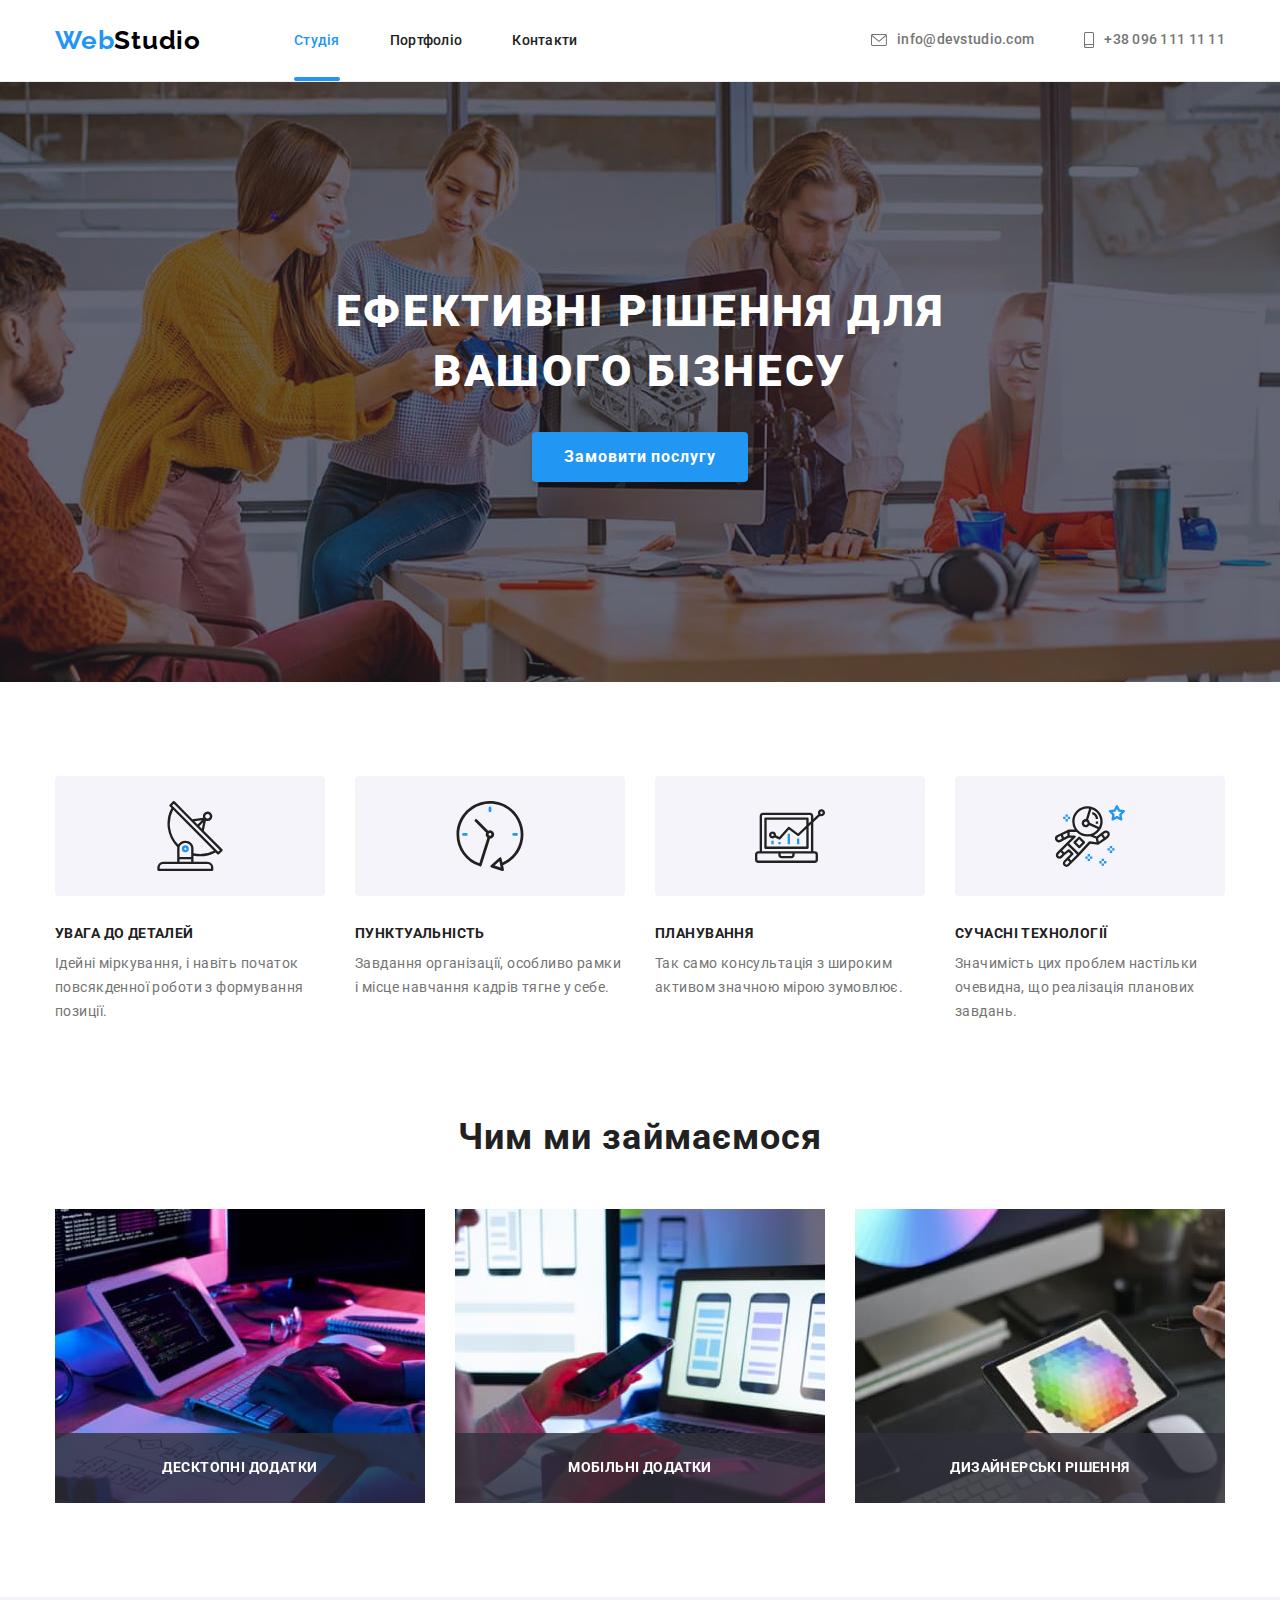
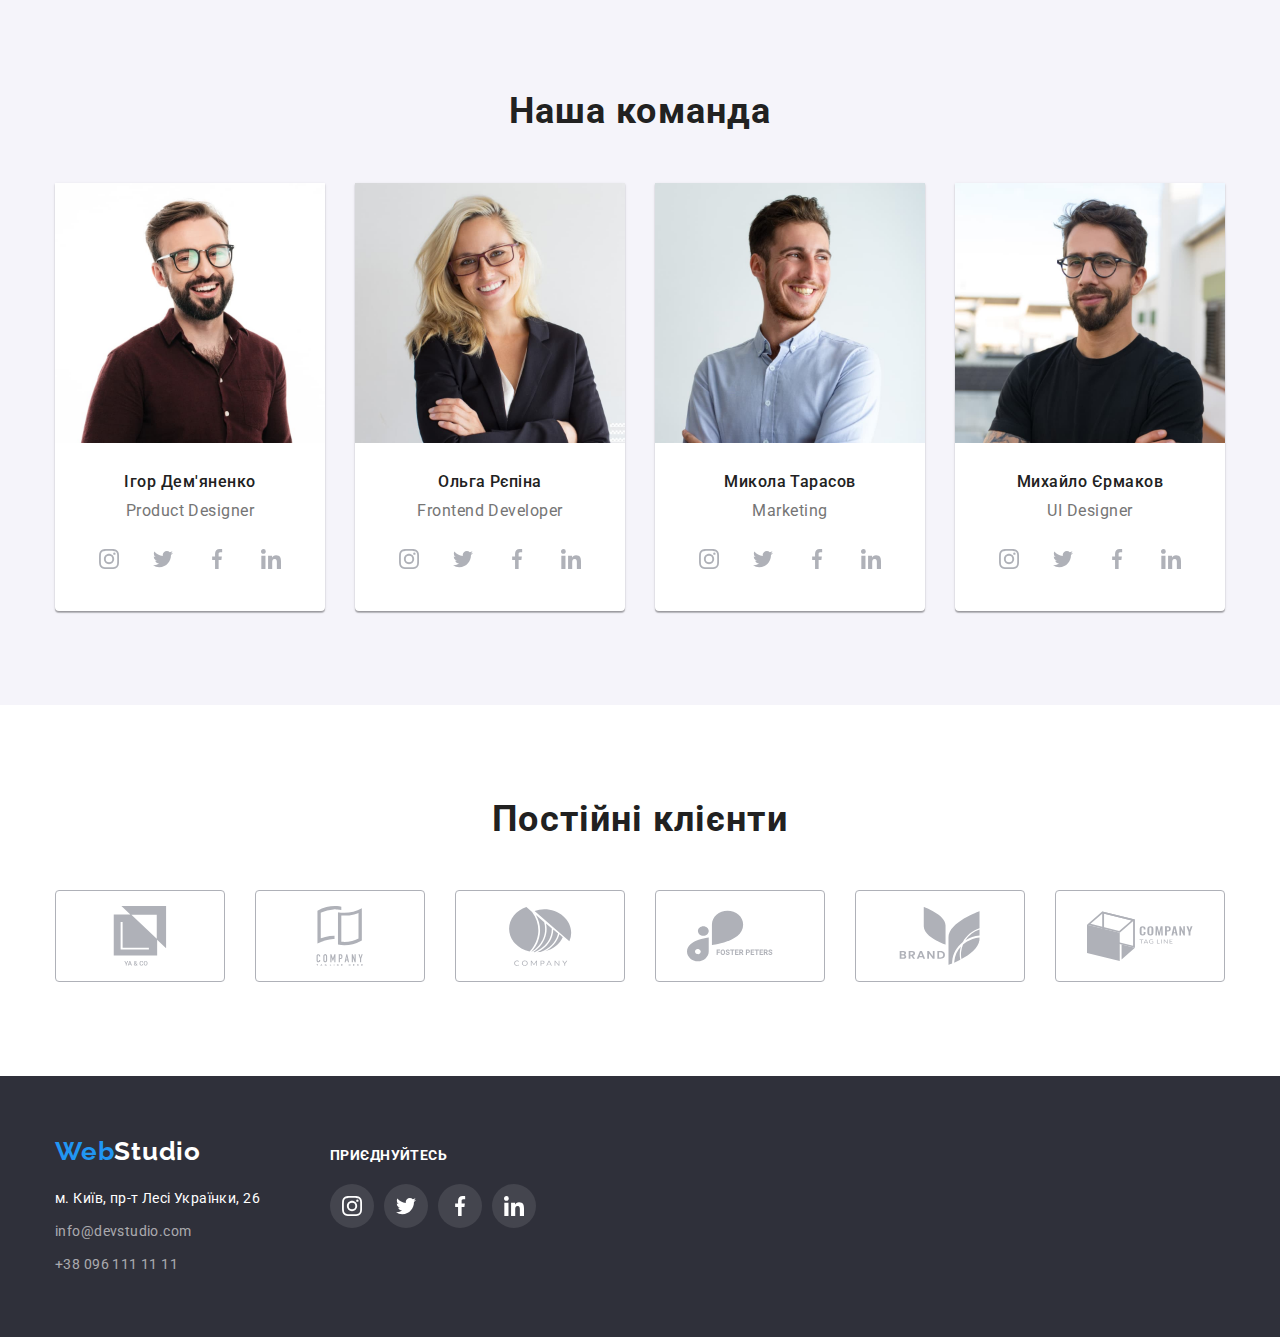
<file: index.html>
<!DOCTYPE html>
<html lang="uk">
  <head>
    <meta charset="UTF-8" />
    <meta http-equiv="X-UA-Compatible" content="IE=edge" />
    <meta name="viewport" content="width=device-width, initial-scale=1.0" />
    <title>Студія</title>
    <link rel="preconnect" href="https://fonts.gstatic.com" crossorigin />
    <link
      href="https://fonts.googleapis.com/css2?family=Raleway:wght@700&family=Roboto:wght@400;500;700;900&display=swap"
      rel="stylesheet"
    />
    <link
      rel="stylesheet"
      href="https://cdnjs.cloudflare.com/ajax/libs/modern-normalize/1.1.0/modern-normalize.min.css"
    />
    <link rel="stylesheet" href="./css/styles.css" />
  </head>

  <body>
    <header class="header-section">
      <div class="container description-list">
        <nav class="nav">
          <a href="./index.html" class="link logo header-logo"
            ><span class="logo-initial">Web</span
            ><span class="header-logo-final">Studio</span></a
          >
          <ul class="list description-list">
            <li class="header-list-item">
              <a href="./" class="link menu-link active-link">Студія</a>
            </li>
            <li class="header-list-item">
              <a href="./portfolio.html" class="link menu-link">Портфоліо</a>
            </li>
            <li class="header-list-item">
              <a href="./#address-box" class="link menu-link">Контакти</a>
            </li>
          </ul>
        </nav>
        <ul class="list contacts-list">
          <li class="header-list-item">
            <a href="mailto:info@devstudio.com" class="link header-contacts"
              ><svg class="contacts-icon" width="16" height="12">
                <use href="./images/sprite.svg#icon-envelope"></use>
              </svg>
              info@devstudio.com</a
            >
          </li>
          <li class="header-list-item">
            <a href="tel:+380961111111" class="link header-contacts"
              ><svg class="contacts-icon" width="10" height="16">
                <use href="./images/sprite.svg#icon-smartphone"></use>
              </svg>
              +38 096 111 11 11</a
            >
          </li>
        </ul>
      </div>
    </header>

    <main>
      <!-- Hero section -->
      <section class="hero-section">
        <div class="container">
          <h1 class="hero-title">
            Ефективні рішення для<br />
            вашого бізнесу
          </h1>
          <button data-modal-open type="button" class="hero-btn">
            Замовити послугу
          </button>
          <div class="backdrop is-hidden" data-modal>
            <div class="modal">
              <button class="modal-btn" data-modal-close>
                <svg width="18" height="18">
                  <use
                    href="./images/sprite.svg#icon-close-black-18dp-2-1"
                  ></use>
                </svg>
              </button>
            </div>
          </div>
        </div>
      </section>

      <!-- Our benefits section -->
      <section class="section">
        <div class="container">
          <h2 class="visually-hidden">Наші переваги</h2>
          <ul class="list description-list">
            <li class="benefits-item">
              <div class="benefits-icon-box">
                <svg width="70" height="70">
                  <use href="./images/sprite.svg#icon-antenna-1"></use>
                </svg>
              </div>
              <h3 class="benefits-title">Увага до деталей</h3>
              <p class="benefits-text">
                Ідейні міркування, і навіть початок повсякденної роботи з
                формування позиції.
              </p>
            </li>
            <li class="benefits-item">
              <div class="benefits-icon-box">
                <svg width="70" height="70">
                  <use href="./images/sprite.svg#icon-clock-1"></use>
                </svg>
              </div>
              <h3 class="benefits-title">Пунктуальність</h3>
              <p class="benefits-text">
                Завдання організації, особливо рамки і місце навчання кадрів
                тягне у себе.
              </p>
            </li>
            <li class="benefits-item">
              <div class="benefits-icon-box">
                <svg width="70" height="70">
                  <use href="./images/sprite.svg#icon-diagram-1"></use>
                </svg>
              </div>
              <h3 class="benefits-title">Планування</h3>
              <p class="benefits-text">
                Так само консультація з широким активом значною мірою зумовлює.
              </p>
            </li>
            <li class="benefits-item">
              <div class="benefits-icon-box">
                <svg width="70" height="70">
                  <use href="./images/sprite.svg#icon-astronaut-1"></use>
                </svg>
              </div>
              <h3 class="benefits-title">Сучасні технології</h3>
              <p class="benefits-text">
                Значимість цих проблем настільки очевидна, що реалізація
                планових завдань.
              </p>
            </li>
          </ul>
        </div>
      </section>

      <!-- Services section -->
      <section class="section services-section">
        <div class="container">
          <h2 class="section-title">Чим ми займаємося</h2>
          <ul class="list description-list">
            <li class="services-item">
              <img
                src="./images/img-1.jpg"
                alt="зображення вебдодатків"
                width="370"
              />
              <p class="services-text">Десктопні додатки</p>
            </li>
            <li class="services-item">
              <img
                src="./images/img-2.jpg"
                alt="зображення мобільніх додатків для IPhone та Android"
                width="370"
              />
              <p class="services-text">Мобільні додатки</p>
            </li>
            <li class="services-item">
              <img
                src="./images/img-3.jpg"
                alt="зображення додатку для IPad"
                width="370"
              />
              <p class="services-text">Дизайнерські рішення</p>
            </li>
          </ul>
        </div>
      </section>

      <!-- Team section -->
      <section class="section team-section">
        <div class="container">
          <h2 class="section-title">Наша команда</h2>
          <ul class="list description-list">
            <li class="team-item">
              <img
                src="./images/photo-1.jpg"
                alt="фото дизайнера продукту"
                width="270"
              />
              <div class="team-box">
                <h3 class="team-name">Ігор Дем'яненко</h3>
                <p lang="en" class="team-occupation">Product Designer</p>
                <ul class="list netwoks-list">
                  <li class="networks-list-item">
                    <a href="" class="networks-link team-network-link"
                      ><svg class="networks-icon" width="20" height="20">
                        <use href="./images/sprite.svg#icon-instagram-2"></use>
                      </svg>
                    </a>
                  </li>
                  <li class="networks-list-item">
                    <a href="" class="networks-link team-network-link"
                      ><svg class="networks-icon" width="20" height="20">
                        <use href="./images/sprite.svg#icon-twitter-1"></use>
                      </svg>
                    </a>
                  </li>
                  <li class="networks-list-item">
                    <a href="" class="networks-link team-network-link"
                      ><svg class="networks-icon" width="20" height="20">
                        <use href="./images/sprite.svg#icon-facebook-1"></use>
                      </svg>
                    </a>
                  </li>
                  <li class="networks-list-item">
                    <a href="" class="networks-link team-network-link"
                      ><svg class="networks-icon" width="20" height="20">
                        <use href="./images/sprite.svg#icon-linkedin-1"></use>
                      </svg>
                    </a>
                  </li>
                </ul>
              </div>
            </li>
            <li class="team-item">
              <img
                src="./images/photo-2.jpg"
                alt="фото фронтенд розробника"
                width="270"
              />
              <div class="team-box">
                <h3 class="team-name">Ольга Рєпіна</h3>
                <p lang="en" class="team-occupation">Frontend Developer</p>
                <ul class="list netwoks-list">
                  <li class="networks-list-item">
                    <a href="" class="networks-link team-network-link"
                      ><svg class="networks-icon" width="20" height="20">
                        <use href="./images/sprite.svg#icon-instagram-2"></use>
                      </svg>
                    </a>
                  </li>
                  <li class="networks-list-item">
                    <a href="" class="networks-link team-network-link"
                      ><svg class="networks-icon" width="20" height="20">
                        <use href="./images/sprite.svg#icon-twitter-1"></use>
                      </svg>
                    </a>
                  </li>
                  <li class="networks-list-item">
                    <a href="" class="networks-link team-network-link"
                      ><svg class="networks-icon" width="20" height="20">
                        <use href="./images/sprite.svg#icon-facebook-1"></use>
                      </svg>
                    </a>
                  </li>
                  <li class="networks-list-item">
                    <a href="" class="networks-link team-network-link"
                      ><svg class="networks-icon" width="20" height="20">
                        <use href="./images/sprite.svg#icon-linkedin-1"></use>
                      </svg>
                    </a>
                  </li>
                </ul>
              </div>
            </li>
            <li class="team-item">
              <img
                src="./images/photo-3.jpg"
                alt="фото маркетолога"
                width="270"
              />
              <div class="team-box">
                <h3 class="team-name">Микола Тарасов</h3>
                <p lang="en" class="team-occupation">Marketing</p>
                <ul class="list netwoks-list">
                  <li class="networks-list-item">
                    <a href="" class="networks-link team-network-link"
                      ><svg class="networks-icon" width="20" height="20">
                        <use href="./images/sprite.svg#icon-instagram-2"></use>
                      </svg>
                    </a>
                  </li>
                  <li class="networks-list-item">
                    <a href="" class="networks-link team-network-link"
                      ><svg class="networks-icon" width="20" height="20">
                        <use href="./images/sprite.svg#icon-twitter-1"></use>
                      </svg>
                    </a>
                  </li>
                  <li class="networks-list-item">
                    <a href="" class="networks-link team-network-link"
                      ><svg class="networks-icon" width="20" height="20">
                        <use href="./images/sprite.svg#icon-facebook-1"></use>
                      </svg>
                    </a>
                  </li>
                  <li class="networks-list-item">
                    <a href="" class="networks-link team-network-link"
                      ><svg class="networks-icon" width="20" height="20">
                        <use href="./images/sprite.svg#icon-linkedin-1"></use>
                      </svg>
                    </a>
                  </li>
                </ul>
              </div>
            </li>
            <li class="team-item">
              <img
                src="./images/photo-4.jpg"
                alt="фото дизайнера інтерфейсів"
                width="270"
              />
              <div class="team-box">
                <h3 class="team-name">Михайло Єрмаков</h3>
                <p lang="en" class="team-occupation">UI Designer</p>
                <ul class="list netwoks-list">
                  <li class="networks-list-item">
                    <a href="" class="networks-link team-network-link"
                      ><svg class="networks-icon" width="20" height="20">
                        <use href="./images/sprite.svg#icon-instagram-2"></use>
                      </svg>
                    </a>
                  </li>
                  <li class="networks-list-item">
                    <a href="" class="networks-link team-network-link"
                      ><svg class="networks-icon" width="20" height="20">
                        <use href="./images/sprite.svg#icon-twitter-1"></use>
                      </svg>
                    </a>
                  </li>
                  <li class="networks-list-item">
                    <a href="" class="networks-link team-network-link"
                      ><svg class="networks-icon" width="20" height="20">
                        <use href="./images/sprite.svg#icon-facebook-1"></use>
                      </svg>
                    </a>
                  </li>
                  <li class="networks-list-item">
                    <a href="" class="networks-link team-network-link"
                      ><svg class="networks-icon" width="20" height="20">
                        <use href="./images/sprite.svg#icon-linkedin-1"></use>
                      </svg>
                    </a>
                  </li>
                </ul>
              </div>
            </li>
          </ul>
        </div>
      </section>

      <!-- Section "Permanent cusomers" -->
      <section class="section">
        <div class="container">
          <h2 class="section-title">Постійні клієнти</h2>
          <ul class="list description-list">
            <li class="customers-logo-item">
              <a href="" class="customers-logo-link">
                <svg class="customers-logo" width="106" height="60">
                  <use href="./images/sprite.svg#icon-group"></use>
                </svg>
              </a>
            </li>
            <li class="customers-logo-item">
              <a href="" class="customers-logo-link">
                <svg class="customers-logo" width="106" height="60">
                  <use href="./images/sprite.svg#icon-group-1"></use>
                </svg>
              </a>
            </li>
            <li class="customers-logo-item">
              <a href="" class="customers-logo-link">
                <svg class="customers-logo" width="106" height="60">
                  <use href="./images/sprite.svg#icon-group-2"></use>
                </svg>
              </a>
            </li>
            <li class="customers-logo-item">
              <a href="" class="customers-logo-link">
                <svg class="customers-logo" width="106" height="60">
                  <use href="./images/sprite.svg#icon-group-3"></use>
                </svg>
              </a>
            </li>
            <li class="customers-logo-item">
              <a href="" class="customers-logo-link">
                <svg class="customers-logo" width="106" height="60">
                  <use href="./images/sprite.svg#icon-group-4"></use>
                </svg>
              </a>
            </li>

            <li class="customers-logo-item">
              <a href="" class="customers-logo-link">
                <svg class="customers-logo" width="106" height="60">
                  <use href="./images/sprite.svg#icon-group-5"></use>
                </svg>
              </a>
            </li>
          </ul>
        </div>
      </section>
    </main>

    <footer class="footer-section">
      <div class="container footer-container">
        <div>
          <a href="./index.html" class="link logo footer-logo"
            ><span class="logo-initial">Web</span
            ><span class="footer-logo-final">Studio</span></a
          >
          <address class="address-box" id="address-box">
            <ul class="list">
              <li class="footer-list-item">
                <a href="http://surl.li/dbvrt" class="link footer-address"
                  >м. Київ, пр-т Лесі Українки, 26</a
                >
              </li>
              <li class="footer-list-item">
                <a href="mailto:info@devstudio.com" class="link footer-contacts"
                  >info@devstudio.com</a
                >
              </li>
              <li class="footer-list-item">
                <a href="tel:+380961111111" class="link footer-contacts"
                  >+38 096 111 11 11</a
                >
              </li>
            </ul>
          </address>
        </div>
        <div>
          <p class="networks-box-text">Приєднуйтесь</p>
          <ul class="list footer-networks-list">
            <li class="networks-list-item">
              <a href="" class="networks-link footer-networks-link"
                ><svg class="networks-icon" width="20" height="20">
                  <use href="./images/sprite.svg#icon-instagram-2"></use>
                </svg>
              </a>
            </li>
            <li class="networks-list-item">
              <a href="" class="networks-link footer-networks-link"
                ><svg class="networks-icon" width="20" height="20">
                  <use href="./images/sprite.svg#icon-twitter-1"></use>
                </svg>
              </a>
            </li>
            <li class="networks-list-item">
              <a href="" class="networks-link footer-networks-link"
                ><svg class="networks-icon" width="20" height="20">
                  <use href="./images/sprite.svg#icon-facebook-1"></use>
                </svg>
              </a>
            </li>
            <li class="networks-list-item">
              <a href="" class="networks-link footer-networks-link"
                ><svg class="networks-icon" width="20" height="20">
                  <use href="./images/sprite.svg#icon-linkedin-1"></use>
                </svg>
              </a>
            </li>
          </ul>
        </div>
      </div>
    </footer>
    <script src="./js/modal.js"></script>
  </body>
</html>
</file>
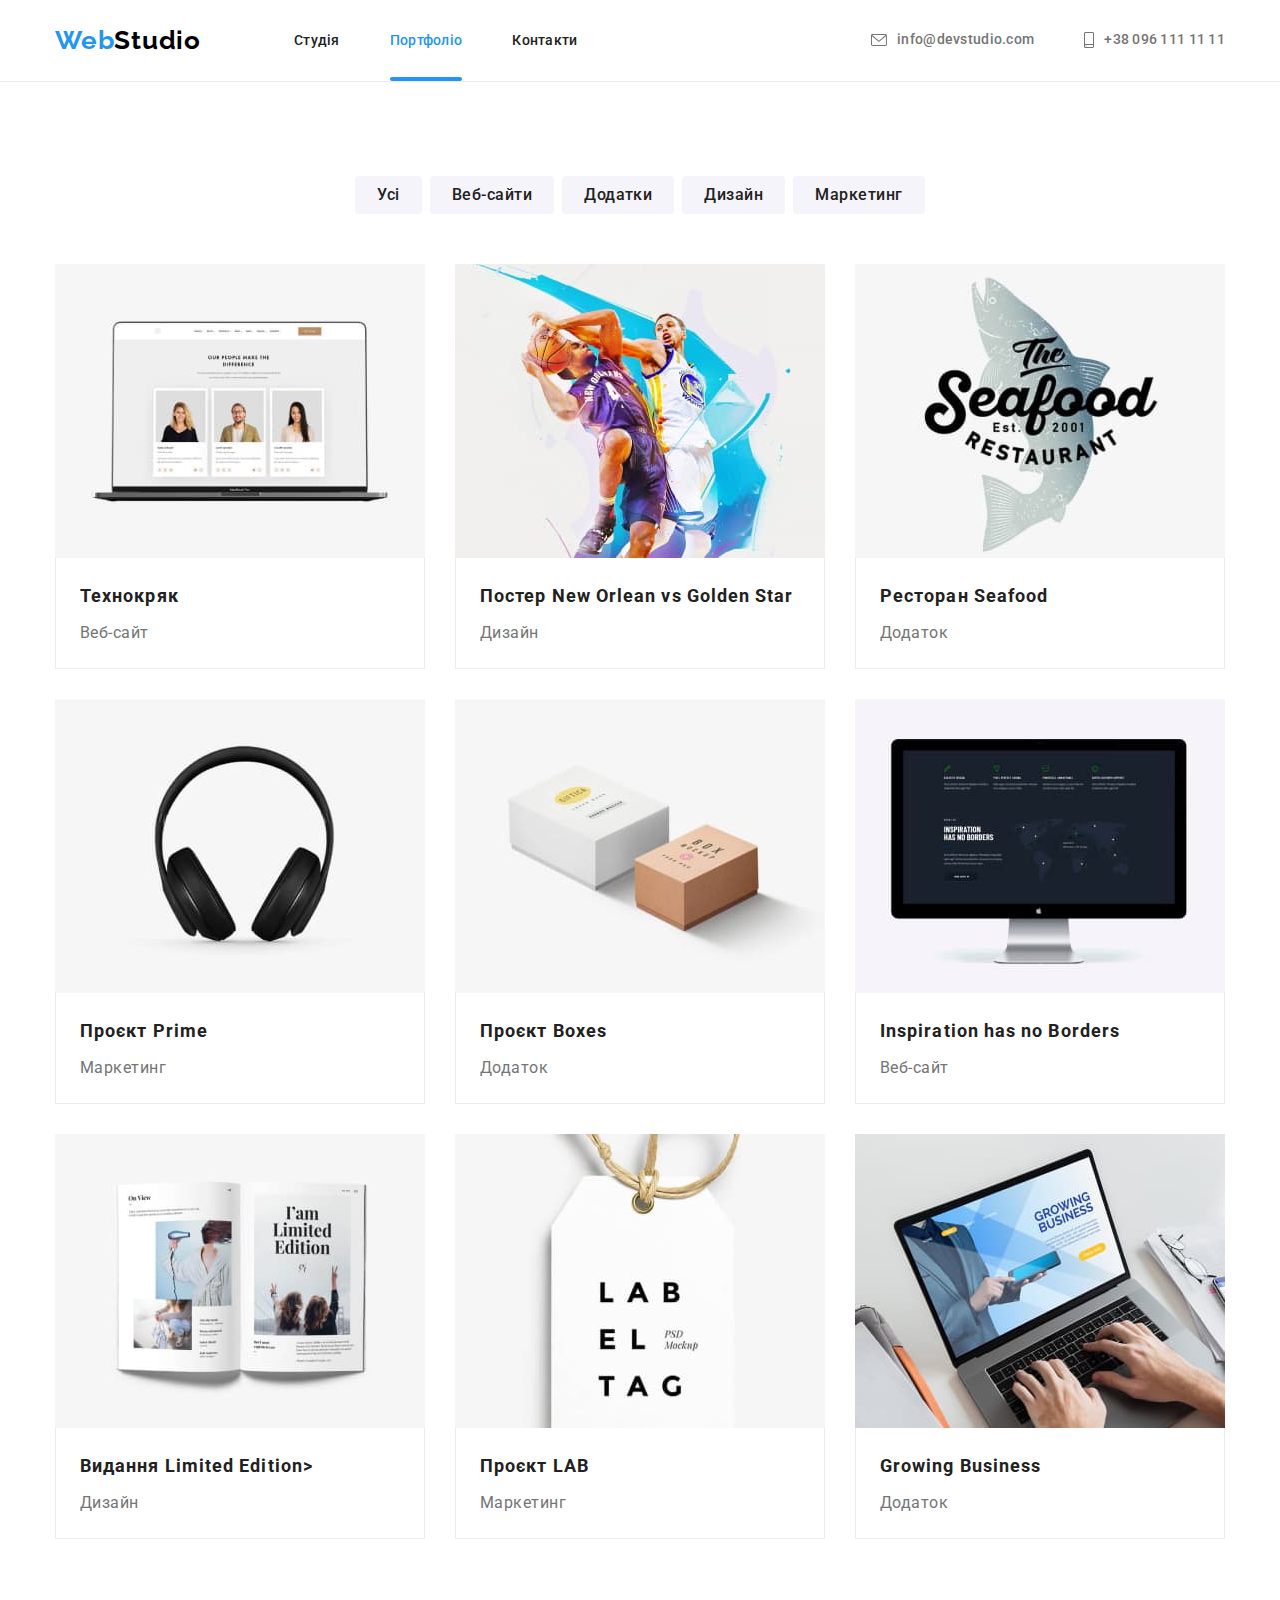
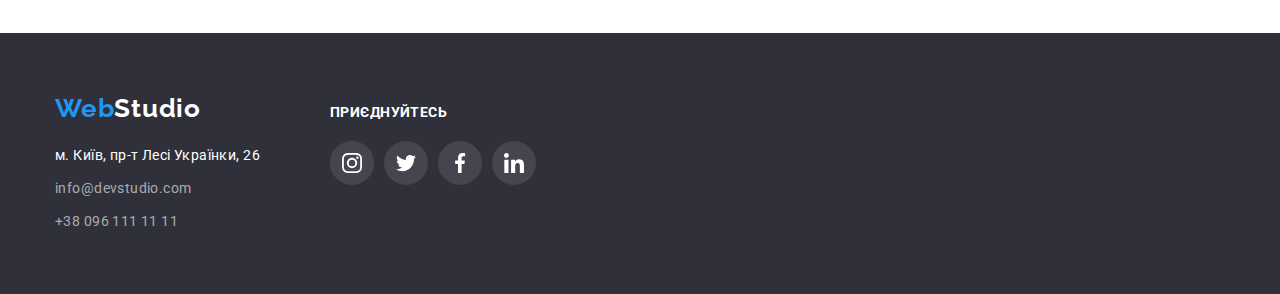
<file: portfolio.html>
<!DOCTYPE html>
<html lang="uk">
  <head>
    <meta charset="UTF-8" />
    <meta http-equiv="X-UA-Compatible" content="IE=edge" />
    <meta name="viewport" content="width=device-width, initial-scale=1.0" />
    <title>Портфоліо</title>
    <link rel="preconnect" href="https://fonts.gstatic.com" crossorigin />
    <link
      href="https://fonts.googleapis.com/css2?family=Raleway:wght@700&family=Roboto:wght@400;500;700;900&display=swap"
      rel="stylesheet"
    />
    <link
      rel="stylesheet"
      href="https://cdnjs.cloudflare.com/ajax/libs/modern-normalize/1.1.0/modern-normalize.min.css"
    />
    <link rel="stylesheet" href="./css/styles.css" />
  </head>

  <body>
    <header class="header-section">
      <div class="container description-list">
        <nav class="nav">
          <a href="./index.html" class="link logo header-logo"
            ><span class="logo-initial">Web</span
            ><span class="header-logo-final">Studio</span></a
          >
          <ul class="list description-list">
            <li class="header-list-item">
              <a href="./" class="link menu-link">Студія</a>
            </li>
            <li class="header-list-item">
              <a href="./portfolio.html" class="link menu-link active-link"
                >Портфоліо</a
              >
            </li>
            <li class="header-list-item">
              <a href="./#address-box" class="link menu-link">Контакти</a>
            </li>
          </ul>
        </nav>
        <ul class="list contacts-list">
          <li class="header-list-item">
            <a href="mailto:info@devstudio.com" class="link header-contacts"
              ><svg class="contacts-icon" width="16" height="12">
                <use href="./images/sprite.svg#icon-envelope"></use>
              </svg>
              info@devstudio.com</a
            >
          </li>
          <li class="header-list-item">
            <a href="tel:+380961111111" class="link header-contacts"
              ><svg class="contacts-icon" width="10" height="16">
                <use href="./images/sprite.svg#icon-smartphone"></use>
              </svg>
              +38 096 111 11 11</a
            >
          </li>
        </ul>
      </div>
    </header>

    <main>
      <!-- Project section -->
      <section class="section">
        <div class="container">
          <h1 class="visually-hidden">Our projects</h1>
          <ul class="list filter-list">
            <li class="filter-item">
              <button type="button" class="filter-btn">Усі</button>
            </li>
            <li class="filter-item">
              <button type="button" class="filter-btn">Веб-сайти</button>
            </li>
            <li class="filter-item">
              <button type="button" class="filter-btn">Додатки</button>
            </li>
            <li class="filter-item">
              <button type="button" class="filter-btn">Дизайн</button>
            </li>
            <li class="filter-item">
              <button type="button" class="filter-btn">Маркетинг</button>
            </li>
          </ul>
          <ul class="list projects-list">
            <li class="project-item">
              <a href="" class="link project-link">
                <div class="project-image-box">
                  <img
                    src="./images/img-4.jpg"
                    alt="зображення сторінки сайту з фото працівніків компанії"
                    width="370"
                  />
                  <div class="overlay">
                    Ресурс пропонує комплексні пропозиції з різним рівнем
                    функціоналу та сервісів. Все це дозволить відвідувачу
                    отримати вичерпні відомості про компанію чи приватну особу.
                  </div>
                </div>
                <div class="project-box">
                  <h2 class="project-title">Технокряк</h2>
                  <p class="project-text">Веб-сайт</p>
                </div>
              </a>
            </li>
            <li class="project-item">
              <a href="" class="link project-link">
                <div class="project-image-box">
                  <img
                    src="./images/img-5.jpg"
                    alt="зображення двох баскетболістів з різних команд, що закидають м'яч у кошик"
                    width="370"
                  />
                  <div class="overlay">
                    Ресурс пропонує комплексні пропозиції з різним рівнем
                    функціоналу та сервісів. Все це дозволить відвідувачу
                    отримати вичерпні відомості про компанію чи приватну особу.
                  </div>
                </div>
                <div class="project-box">
                  <h2 class="project-title">
                    Постер <span lang="en">New Orlean vs Golden Star</span>
                  </h2>
                  <p class="project-text">Дизайн</p>
                </div>
              </a>
            </li>
            <li class="project-item">
              <a href="" class="link project-link">
                <div class="project-image-box">
                  <img
                    src="./images/img-6.jpg"
                    alt="малюнок логотипу із зображенням риби та назви ресторану"
                    width="370"
                  />
                  <div class="overlay">
                    Ресурс пропонує комплексні пропозиції з різним рівнем
                    функціоналу та сервісів. Все це дозволить відвідувачу
                    отримати вичерпні відомості про компанію чи приватну особу.
                  </div>
                </div>
                <div class="project-box">
                  <h2 class="project-title">
                    Ресторан <span lang="en">Seafood</span>
                  </h2>
                  <p class="project-text">Додаток</p>
                </div>
              </a>
            </li>
            <li class="project-item">
              <a href="" class="link project-link">
                <div class="project-image-box">
                  <img
                    src="./images/img-7.jpg"
                    alt="зображення навушників"
                    width="370"
                  />
                  <div class="overlay">
                    Ресурс пропонує комплексні пропозиції з різним рівнем
                    функціоналу та сервісів. Все це дозволить відвідувачу
                    отримати вичерпні відомості про компанію чи приватну особу.
                  </div>
                </div>
                <div class="project-box">
                  <h2 class="project-title">
                    Проєкт <span lang="en">Prime</span>
                  </h2>
                  <p class="project-text">Маркетинг</p>
                </div>
              </a>
            </li>
            <li class="project-item">
              <a href="" class="link project-link">
                <div class="project-image-box">
                  <img
                    src="./images/img-8.jpg"
                    alt="зображення двох коробок"
                    width="370"
                  />
                  <div class="overlay">
                    Ресурс пропонує комплексні пропозиції з різним рівнем
                    функціоналу та сервісів. Все це дозволить відвідувачу
                    отримати вичерпні відомості про компанію чи приватну особу.
                  </div>
                </div>
                <div class="project-box">
                  <h2 class="project-title">
                    Проєкт <span lang="en">Boxes</span>
                  </h2>
                  <p class="project-text">Додаток</p>
                </div>
              </a>
            </li>
            <li class="project-item">
              <a href="" class="link project-link">
                <div class="project-image-box">
                  <img
                    src="./images/img-9.jpg"
                    alt="зображення монітора комп'ютера"
                    width="370"
                  />
                  <div class="overlay">
                    Ресурс пропонує комплексні пропозиції з різним рівнем
                    функціоналу та сервісів. Все це дозволить відвідувачу
                    отримати вичерпні відомості про компанію чи приватну особу.
                  </div>
                </div>
                <div class="project-box">
                  <h2 lang="en" class="project-title">
                    Inspiration has no Borders
                  </h2>
                  <p class="project-text">Веб-сайт</p>
                </div>
              </a>
            </li>
            <li class="project-item">
              <a href="" class="link project-link">
                <div class="project-image-box">
                  <img
                    src="./images/img-10.jpg"
                    alt="зображення розгорнутої книги"
                    width="370"
                  />
                  <div class="overlay">
                    Ресурс пропонує комплексні пропозиції з різним рівнем
                    функціоналу та сервісів. Все це дозволить відвідувачу
                    отримати вичерпні відомості про компанію чи приватну особу.
                  </div>
                </div>
                <div class="project-box">
                  <h2 class="project-title">
                    Видання <span lang="en">Limited Edition></span>
                  </h2>
                  <p class="project-text">Дизайн</p>
                </div>
              </a>
            </li>
            <li class="project-item">
              <a href="" class="link project-link">
                <div class="project-image-box">
                  <img
                    src="./images/img-11.jpg"
                    alt="зображення логотипу з назвою проєкту"
                    width="370"
                  />
                  <div class="overlay">
                    Ресурс пропонує комплексні пропозиції з різним рівнем
                    функціоналу та сервісів. Все це дозволить відвідувачу
                    отримати вичерпні відомості про компанію чи приватну особу.
                  </div>
                </div>
                <div class="project-box">
                  <h2 class="project-title">
                    Проєкт <span lang="en">LAB</span>
                  </h2>
                  <p class="project-text">Маркетинг</p>
                </div>
              </a>
            </li>
            <li class="project-item">
              <a href="" class="link project-link">
                <div class="project-image-box">
                  <img
                    src="./images/img-12.jpg"
                    alt="зображення відкритого ноутбуку"
                    width="370"
                  />
                  <div class="overlay">
                    Ресурс пропонує комплексні пропозиції з різним рівнем
                    функціоналу та сервісів. Все це дозволить відвідувачу
                    отримати вичерпні відомості про компанію чи приватну особу.
                  </div>
                </div>
                <div class="project-box">
                  <h2 lang="en" class="project-title">Growing Business</h2>
                  <p class="project-text">Додаток</p>
                </div>
              </a>
            </li>
          </ul>
        </div>
      </section>
    </main>

    <footer class="footer-section">
      <div class="container footer-container">
        <div>
          <a href="./index.html" class="link logo footer-logo"
            ><span class="logo-initial">Web</span
            ><span class="footer-logo-final">Studio</span></a
          >
          <address class="address-box" id="address-box">
            <ul class="list">
              <li class="footer-list-item">
                <a href="http://surl.li/dbvrt" class="link footer-address"
                  >м. Київ, пр-т Лесі Українки, 26</a
                >
              </li>
              <li class="footer-list-item">
                <a href="mailto:info@devstudio.com" class="link footer-contacts"
                  >info@devstudio.com</a
                >
              </li>
              <li class="footer-list-item">
                <a href="tel:+380961111111" class="link footer-contacts"
                  >+38 096 111 11 11</a
                >
              </li>
            </ul>
          </address>
        </div>
        <div>
          <p class="networks-box-text">Приєднуйтесь</p>
          <ul class="list footer-networks-list">
            <li class="networks-list-item">
              <a href="" class="networks-link footer-networks-link"
                ><svg class="networks-icon" width="20" height="20">
                  <use href="./images/sprite.svg#icon-instagram-2"></use>
                </svg>
              </a>
            </li>
            <li class="networks-list-item">
              <a href="" class="networks-link footer-networks-link"
                ><svg class="networks-icon" width="20" height="20">
                  <use href="./images/sprite.svg#icon-twitter-1"></use>
                </svg>
              </a>
            </li>
            <li class="networks-list-item">
              <a href="" class="networks-link footer-networks-link"
                ><svg class="networks-icon" width="20" height="20">
                  <use href="./images/sprite.svg#icon-facebook-1"></use>
                </svg>
              </a>
            </li>
            <li class="networks-list-item">
              <a href="" class="networks-link footer-networks-link"
                ><svg class="networks-icon" width="20" height="20">
                  <use href="./images/sprite.svg#icon-linkedin-1"></use>
                </svg>
              </a>
            </li>
          </ul>
        </div>
      </div>
    </footer>
  </body>
</html>
</file>
<file: css/styles.css>
:root {
  --primary-text-color: rgba(33, 33, 33, 1);
  --secondary-text-color: rgba(117, 117, 117, 1);
  --accent-color: rgba(33, 150, 243, 1);
  --white-bgc: rgba(255, 255, 255, 1);
  --dark-grey-bgc: rgba(47, 48, 58, 1);
  --light-grey-bgc: rgba(245, 244, 250, 1);
  --icon-light-grey: rgba(175, 177, 184, 1);
  --border-light-grey: rgba(236, 236, 236, 1);
}

/* Removing default styling */

.list {
  margin: 0;
  padding: 0;
  list-style: none;
}

.link {
  text-decoration: none;
}

/* Common classes */

body {
  font-family: "Roboto", sans-serif;
  background-color: var(--white-bgc);
}

.container {
  margin-left: auto;
  margin-right: auto;
  padding-left: 15px;
  padding-right: 15px;
  max-width: 1200px;
}

.section {
  padding-top: 94px;
  padding-bottom: 94px;
}

.visually-hidden {
  position: absolute;
  margin: -1px;
  padding: 0;
  width: 1px;
  height: 1px;
  border: 0;
  white-space: nowrap;
  clip-path: inset(100%);
  clip: rect(0 0 0 0);
  overflow: hidden;
}

.description-list {
  display: flex;
}

img {
  display: block;
  max-width: 100%;
  height: auto;
}

/* Header */

.header-section {
  border-bottom: 1px solid var(--border-light-grey);
}

.nav {
  display: flex;
  align-items: center;
}

.logo {
  display: inline-block;

  font-family: "Raleway", sans-serif;
  font-size: 26px;
  font-weight: 700;
  line-height: 1.19;
  letter-spacing: 0.03em;

  transition: color 250ms cubic-bezier(0.4, 0, 0.2, 1);
}

.header-logo {
  margin-right: 93px;
  padding-top: 25px;
  padding-bottom: 25px;
}

.logo-initial {
  color: var(--accent-color);
}

.header-logo-final {
  color: #000000;
}

.contacts-list {
  margin-left: auto;
  display: flex;
  align-items: center;
}

.header-list-item:not(:last-child) {
  margin-right: 50px;
}

.menu-link,
.header-contacts {
  padding-top: 32px;
  padding-bottom: 32px;

  font-size: 14px;
  font-weight: 500;
  line-height: 1.14;
  letter-spacing: 0.02em;

  transition: color 250ms cubic-bezier(0.4, 0, 0.2, 1);
}

.menu-link {
  color: var(--primary-text-color);
}

.active-link {
  position: relative;

  color: var(--accent-color);
}

.active-link::after {
  position: absolute;
  bottom: -1px;
  left: 0;

  display: block;
  width: 100%;
  height: 4px;
  content: "";

  background-color: var(--accent-color);
  border-radius: 2px;
}

.header-contacts {
  display: flex;
  align-items: center;

  color: var(--secondary-text-color);
}

.logo:focus,
.menu-link:hover,
.menu-link:focus,
.header-contacts:hover,
.header-contacts:focus,
.footer-address:hover,
.footer-address:focus,
.footer-contacts:hover,
.footer-contacts:focus {
  color: var(--accent-color);
}

.contacts-icon {
  margin-right: 10px;
  fill: currentColor;
}

/* Footer */

.footer-section {
  padding-top: 60px;
  padding-bottom: 60px;
  background-color: var(--dark-grey-bgc);
}

.footer-container {
  display: flex;
  align-items: baseline;
  gap: 70px;
}

.footer-logo {
  margin-bottom: 20px;
}

.footer-logo-final {
  color: var(--white-bgc);
}

.address-box {
  font-style: normal;
}

.footer-address,
.footer-contacts {
  font-size: 14px;
  line-height: 1.71;
  letter-spacing: 0.03em;

  transition: color 250ms cubic-bezier(0.4, 0, 0.2, 1);
}

.footer-address {
  color: var(--white-bgc);
}

.footer-contacts {
  color: rgba(255, 255, 255, 0.6);
}

.footer-list-item:not(:last-child) {
  margin-bottom: 9px;
}

/* Social networks */

.netwoks-list {
  display: flex;
  justify-content: center;
  column-gap: 10px;
}

.networks-list-item {
  width: 44px;
  height: 44px;
}

.networks-link {
  display: flex;
  justify-content: center;
  align-items: center;
  width: 100%;
  height: 100%;

  border-radius: 50%;
}

.networks-link:hover,
.networks-link:focus {
  background-color: var(--accent-color);
}

.team-network-link {
  color: var(--icon-light-grey);
  background-color: var(--white-bgc);

  transition: color 250ms cubic-bezier(0.4, 0, 0.2, 1),
    background-color 250ms cubic-bezier(0.4, 0, 0.2, 1);
}

.team-network-link:hover,
.team-network-link:focus {
  color: var(--white-bgc);
}

.networks-box-text {
  margin-top: 0;
  margin-bottom: 20px;

  font-weight: 700;
  font-size: 14px;
  line-height: 1.14;
  letter-spacing: 0.03em;
  text-transform: uppercase;
  color: var(--white-bgc);
}

.footer-networks-list {
  display: flex;
  column-gap: 10px;
}

.footer-networks-link {
  color: var(--white-bgc);
  background-color: rgba(255, 255, 255, 0.1);

  transition: background-color 250ms cubic-bezier(0.4, 0, 0.2, 1);
}

.networks-icon {
  fill: currentColor;
}

/* Studio page */

.hero-section {
  margin-left: auto;
  margin-right: auto;
  padding-top: 200px;
  padding-bottom: 200px;
  max-width: 1600px;
  text-align: center;

  background-color: var(--dark-grey-bgc);
  background-image: linear-gradient(
      to right,
      rgba(47, 48, 58, 0.4),
      rgba(47, 48, 58, 0.4)
    ),
    url("../images/bg-image.jpg");
  background-size: cover;
  background-position: center;
  background-repeat: no-repeat;
}

.hero-title {
  margin-top: 0;
  margin-bottom: 30px;

  font-weight: 900;
  font-size: 44px;
  line-height: 1.36;
  letter-spacing: 0.06em;
  text-transform: uppercase;
  color: var(--white-bgc);
}

.hero-btn {
  padding: 10px 32px;

  font-weight: 700;
  font-size: 16px;
  line-height: 1.88;
  letter-spacing: 0.06em;
  color: var(--white-bgc);
  background-color: var(--accent-color);
  box-shadow: 0px 4px 4px rgba(0, 0, 0, 0.15);
  border: none;
  border-radius: 4px;

  transition: background-color 250ms cubic-bezier(0.4, 0, 0.2, 1);
}

.hero-btn:hover,
.hero-btn:focus {
  background-color: #188ce8;
  cursor: pointer;
}

.benefits-item {
  flex-basis: calc((100% - 90px) / 4);
}

.benefits-item:not(:last-child),
.services-item:not(:last-child),
.team-item:not(:last-child),
.customers-logo-item:not(:last-child) {
  margin-right: 30px;
}

.benefits-icon-box {
  margin-bottom: 30px;
  display: flex;
  align-items: center;
  justify-content: center;
  height: 120px;

  background-color: var(--light-grey-bgc);
  border-radius: 4px;
}

.benefits-title {
  margin-top: 0;
  margin-bottom: 10px;

  font-size: 14px;
  line-height: 1.14;
  letter-spacing: 0.03em;
  text-transform: uppercase;
  color: var(--primary-text-color);
}

.benefits-text {
  margin-top: 0;
  margin-bottom: 0;

  font-size: 14px;
  line-height: 1.71;
  letter-spacing: 0.03em;
  color: var(--secondary-text-color);
}

.services-section {
  padding-top: 0;
}

.services-item {
  position: relative;
  flex-basis: calc((100% - 60px) / 3);
}

.services-text {
  position: absolute;
  bottom: 0;
  margin-top: 0;
  margin-bottom: 0;
  padding-top: 27px;
  padding-bottom: 27px;

  text-align: center;
  width: 100%;

  font-weight: 700;
  font-size: 14px;
  line-height: 1.14;
  letter-spacing: 0.03em;
  text-transform: uppercase;

  color: var(--white-bgc);
  background: rgba(47, 48, 58, 0.8);
}

.section-title {
  margin-top: 0;
  margin-bottom: 50px;
  text-align: center;

  font-size: 36px;
  line-height: 1.16;
  letter-spacing: 0.03em;
  color: var(--primary-text-color);
}

.team-section {
  background-color: var(--light-grey-bgc);
}

.team-item {
  text-align: center;
  flex-basis: calc((100% - 90px) / 4);

  background-color: var(--white-bgc);
  box-shadow: 0px 1px 3px rgba(0, 0, 0, 0.12), 0px 1px 1px rgba(0, 0, 0, 0.14),
    0px 2px 1px rgba(0, 0, 0, 0.2);
  border-radius: 0px 0px 4px 4px;
}

.team-box {
  padding-top: 30px;
  padding-bottom: 30px;
}

.team-name {
  margin-top: 0;
  margin-bottom: 10px;

  font-weight: 500;
  font-size: 16px;
  line-height: 1.18;
  letter-spacing: 0.03em;
  color: var(--primary-text-color);
}

.team-occupation {
  margin-top: 0;
  margin-bottom: 16px;
  line-height: 1.18;
  letter-spacing: 0.03em;
  color: var(--secondary-text-color);
}

.customers-logo-item {
  width: 170px;
  height: 92px;
}

.customers-logo-link {
  display: flex;
  justify-content: center;
  align-items: center;
  width: 100%;
  height: 100%;

  color: var(--icon-light-grey);
  border: 1px solid var(--icon-light-grey);
  border-radius: 4px;

  transition: color 250ms cubic-bezier(0.4, 0, 0.2, 1),
    border-color 250ms cubic-bezier(0.4, 0, 0.2, 1);
}

.customers-logo-link:hover,
.customers-logo-link:focus {
  color: var(--accent-color);
  border-color: var(--accent-color);
}

.customers-logo {
  fill: currentColor;
}

.backdrop {
  width: 100%;
  height: 100%;
  position: fixed;
  top: 0;
  left: 0;

  background-color: rgba(0, 0, 0, 0.2);

  opacity: 1;
  transition: opacity 250ms cubic-bezier(0.4, 0, 0.2, 1);
}

.backdrop.is-hidden {
  opacity: 0;
  pointer-events: none;
}

.backdrop.is-hidden .modal {
  transform: translate(-50%, -50%) scale(1.2);
}

.modal {
  width: 528px;
  height: 581px;

  position: absolute;
  top: 50%;
  left: 50%;

  background-color: var(--white-bgc);
  box-shadow: 0px 1px 3px rgba(0, 0, 0, 0.12), 0px 1px 1px rgba(0, 0, 0, 0.14),
    0px 2px 1px rgba(0, 0, 0, 0.2);
  border-radius: 4px;

  transform: translate(-50%, -50%) scale(1);
  transition: transform 250ms cubic-bezier(0.4, 0, 0.2, 1);
}

.modal-btn {
  position: absolute;
  top: 8px;
  right: 8px;
  padding: 6px;
  width: 30px;
  height: 30px;

  background: var(--white-bgc);
  border: 1px solid rgba(0, 0, 0, 0.1);
  border-radius: 50%;
}

/* Portfolio page */

.filter-list {
  display: flex;
  justify-content: center;
  margin-bottom: 50px;
}

.filter-item:not(:last-child) {
  margin-right: 8px;
}

.filter-btn {
  padding: 6px 22px;

  font-weight: 500;
  font-size: 16px;
  line-height: 1.62;
  letter-spacing: 0.03em;
  color: var(--primary-text-color);
  background-color: var(--light-grey-bgc);
  border: none;
  border-radius: 4px;

  transition: background-color 250ms cubic-bezier(0.4, 0, 0.2, 1),
    color 250ms cubic-bezier(0.4, 0, 0.2, 1),
    box-shadow 250ms cubic-bezier(0.4, 0, 0.2, 1);
}

.filter-btn:hover,
.filter-btn:focus {
  background-color: var(--accent-color);
  color: var(--white-bgc);
  box-shadow: 0px 3px 1px rgba(0, 0, 0, 0.1), 0px 1px 2px rgba(0, 0, 0, 0.08),
    0px 2px 2px rgba(0, 0, 0, 0.12);
  cursor: pointer;
}

.projects-list {
  display: flex;
  flex-wrap: wrap;
}

.project-item {
  margin-right: 30px;
  margin-bottom: 30px;
  flex-basis: calc((100% - 60px) / 3);
}

.project-item:nth-child(3n) {
  margin-right: 0;
}

.project-item:nth-last-child(-n + 3) {
  margin-bottom: 0;
}

.project-link {
  display: block;

  transition: box-shadow 250ms cubic-bezier(0.4, 0, 0.2, 1);
}

.project-link:hover,
.project-link:focus {
  box-shadow: 0px 1px 1px rgba(0, 0, 0, 0.12), 0px 4px 4px rgba(0, 0, 0, 0.06),
    1px 4px 6px rgba(0, 0, 0, 0.16);
}

.project-box {
  padding-top: 20px;
  padding-bottom: 20px;
  padding-left: 24px;
  padding-right: 24px;

  border: 1px solid var(--border-light-grey);
  border-top: none;
}

.project-title {
  margin-top: 0;
  margin-bottom: 4px;

  font-size: 18px;
  line-height: 2;
  letter-spacing: 0.06em;
  color: var(--primary-text-color);
}

.project-text {
  margin-top: 0;
  margin-bottom: 0;

  font-size: 16px;
  line-height: 1.88;
  letter-spacing: 0.03em;
  color: var(--secondary-text-color);
}

.project-image-box {
  position: relative;
  overflow: hidden;
}

.overlay {
  position: absolute;
  bottom: 0;
  left: 0;

  padding-top: 63px;
  padding-bottom: 63px;
  padding-left: 24px;
  padding-right: 24px;
  width: 100%;
  height: 100%;

  font-weight: 400;
  font-size: 18px;
  line-height: 1.56;
  letter-spacing: 0.03em;

  color: var(--white-bgc);
  background-color: var(--accent-color);
  opacity: 0.9;

  transform: translateY(100%);
  transition: transform 250ms cubic-bezier(0.4, 0, 0.2, 1);
}

.project-link:hover .overlay,
.project-link:focus .overlay {
  transform: translateY(0);
}
</file>
